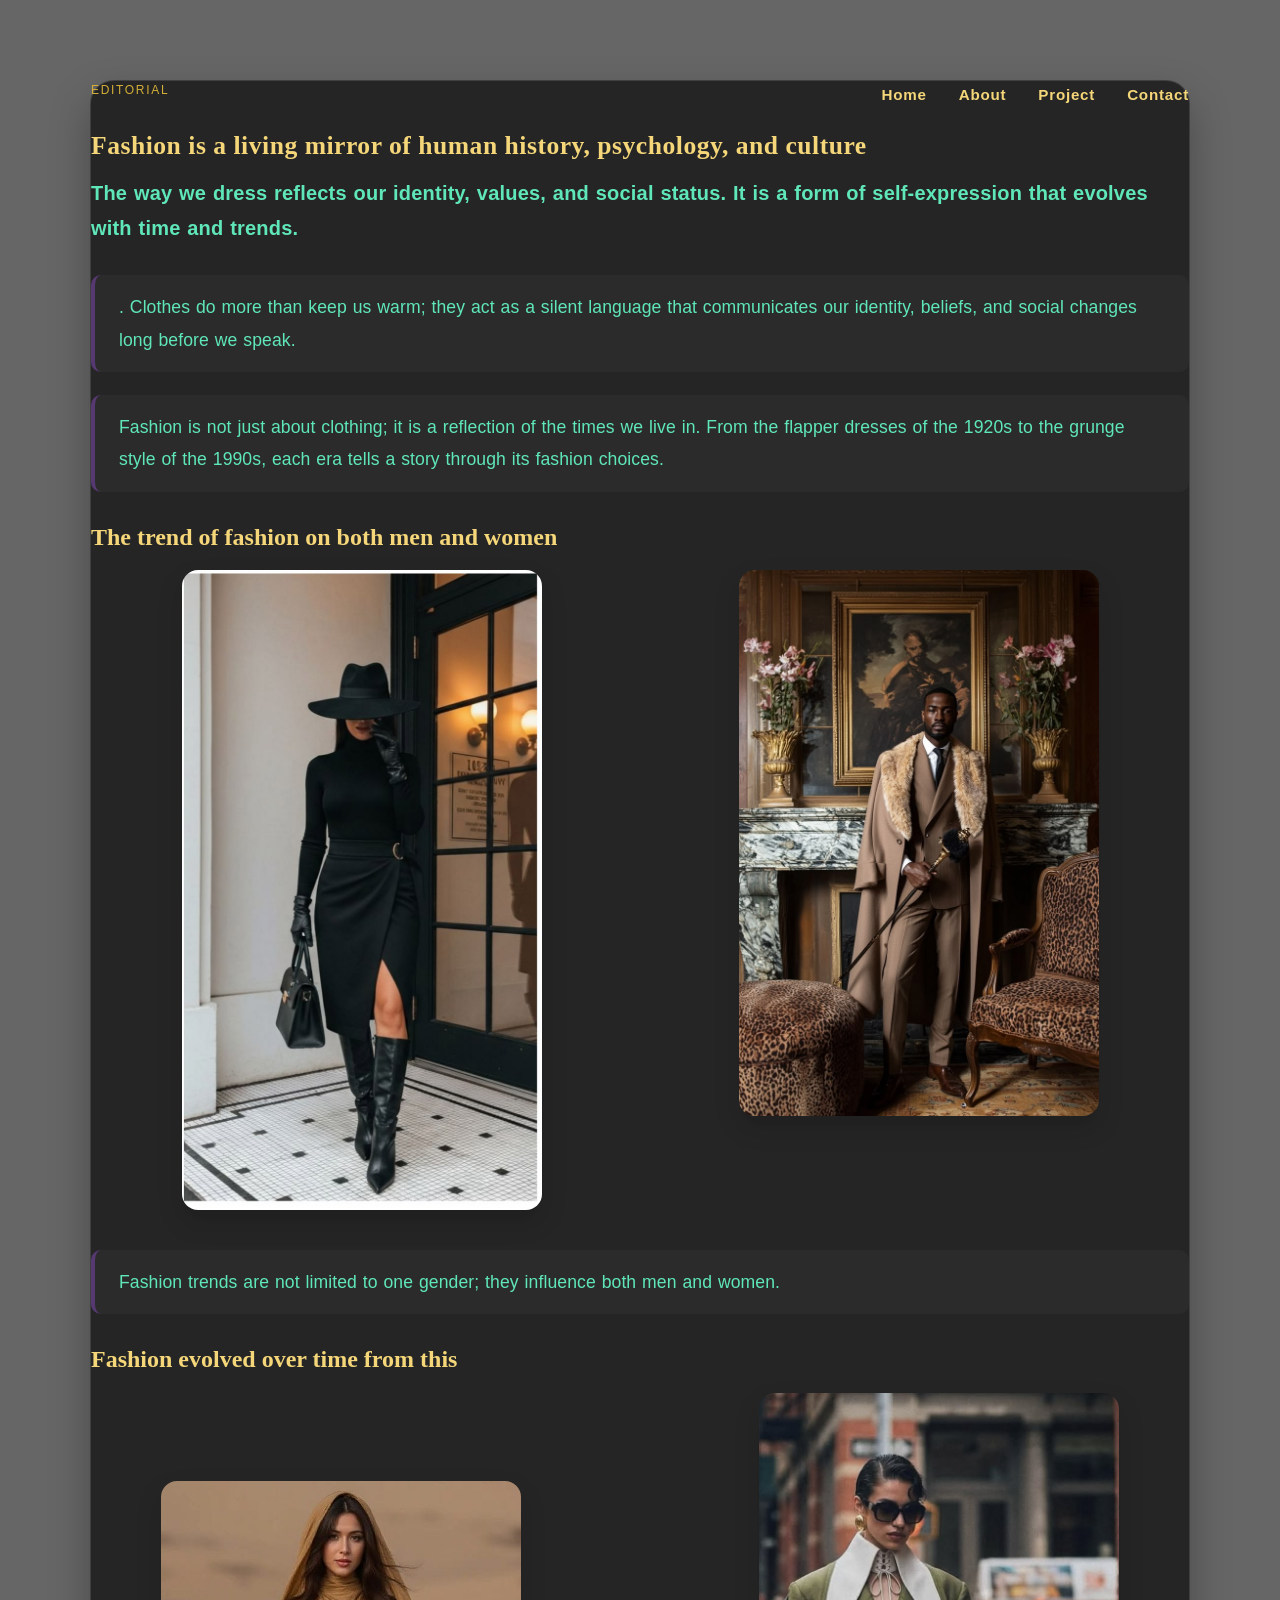
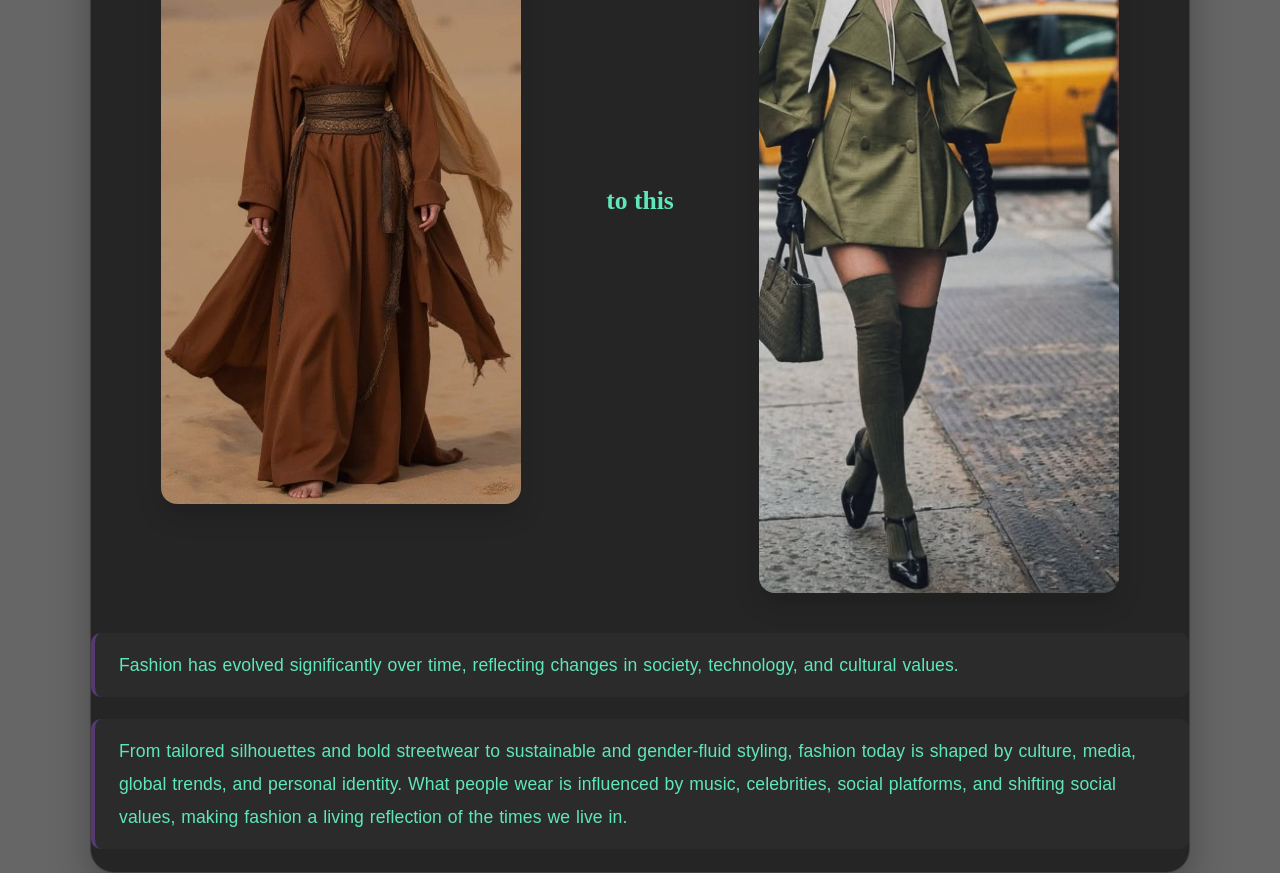
<file: index.html>
<!DOCTYPE html>
<html lang="en">
<head>
    <meta charset="utf-8">
    <meta name="viewport" content="width=device-width,initial-scale=1">
    <title>Page Title</title>
    <link rel="preconnect" href="https://fonts.googleapis.com">
    <link rel="preconnect" href="https://fonts.gstatic.com" crossorigin>
    <link href="https://fonts.googleapis.com/css2?family=Playfair+Display:wght@400;700&family=Inter:wght@400;600;700&display=swap" rel="stylesheet">
    <link rel="stylesheet" href="styles.css">
</head>
<body>
    <main class="container">
        <header class="site-header">
            <div class="header-top">
                <div class="eyebrow">Editorial</div>
                <nav class="site-nav">
                    <ul>
                        <li><a href="index.html">Home</a></li>
                        <li><a href="about.html">About</a></li>
                        <li><a href="project.html">Project</a></li>
                        <li><a href="contact.html">Contact</a></li>
                    </ul>
                </nav>
            </div>

            <h3>Fashion is a living mirror of human history, psychology, and culture</h3>
            <p class="lead">The way we dress reflects our identity, values, and social status. It is a form of self-expression that evolves with time and trends.</p>
        </header>
        <article>
            <p>. Clothes do more than keep us warm; they act as a silent language that communicates our identity, beliefs, and social changes long before we speak.</p>
            <p>Fashion is not just about clothing; it is a reflection of the times we live in. From the flapper dresses of the 1920s to the grunge style of the 1990s, each era tells a story through its fashion choices.</p>

            <h2>The trend of fashion on both men and women</h2>
            <div class="image-grid">
                <img src="bit.jpeg" alt="Fashion Image">
                <img src="men.jpeg" alt="Men Fashion Image">
            </div>

            <p>Fashion trends are not limited to one gender; they influence both men and women.</p>

            <h2>Fashion evolved over time from this</h2>
            <div class="comparison-gallery">
                <img src="ancient.jpeg" alt="Ancient Fashion Image">
                <h2 class="comparison-label">to this</h2>
                <img src="modernt.jpeg" alt="Modern Fashion Image">
            </div>
            <p>Fashion has evolved significantly over time, reflecting changes in society, technology, and cultural values. </p>
            <p>From tailored silhouettes and bold streetwear to sustainable and gender-fluid styling, fashion today is shaped by culture, media, global trends, and personal identity. What people wear is influenced by music, celebrities, social platforms, and shifting social values, making fashion a living reflection of the times we live in.</p>
            
        </article>
    </main>
</body>
</html>
</file>
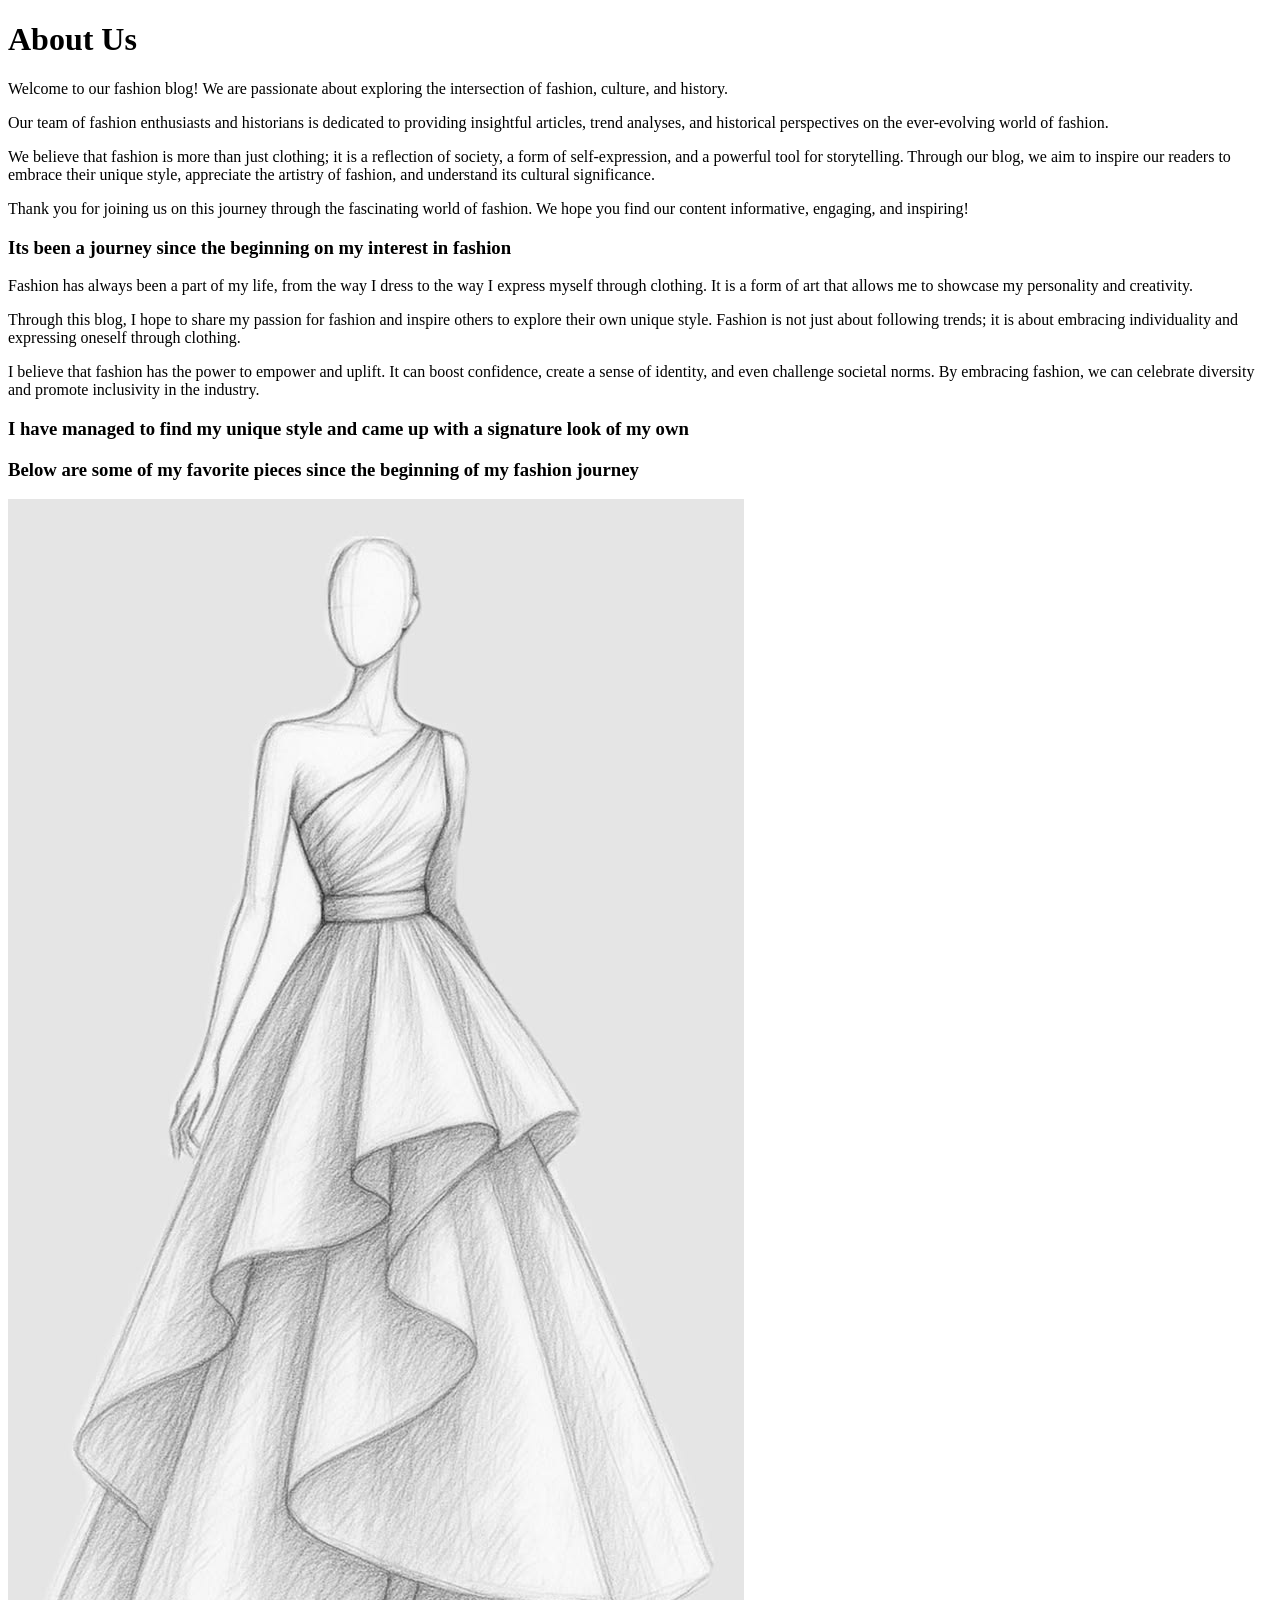
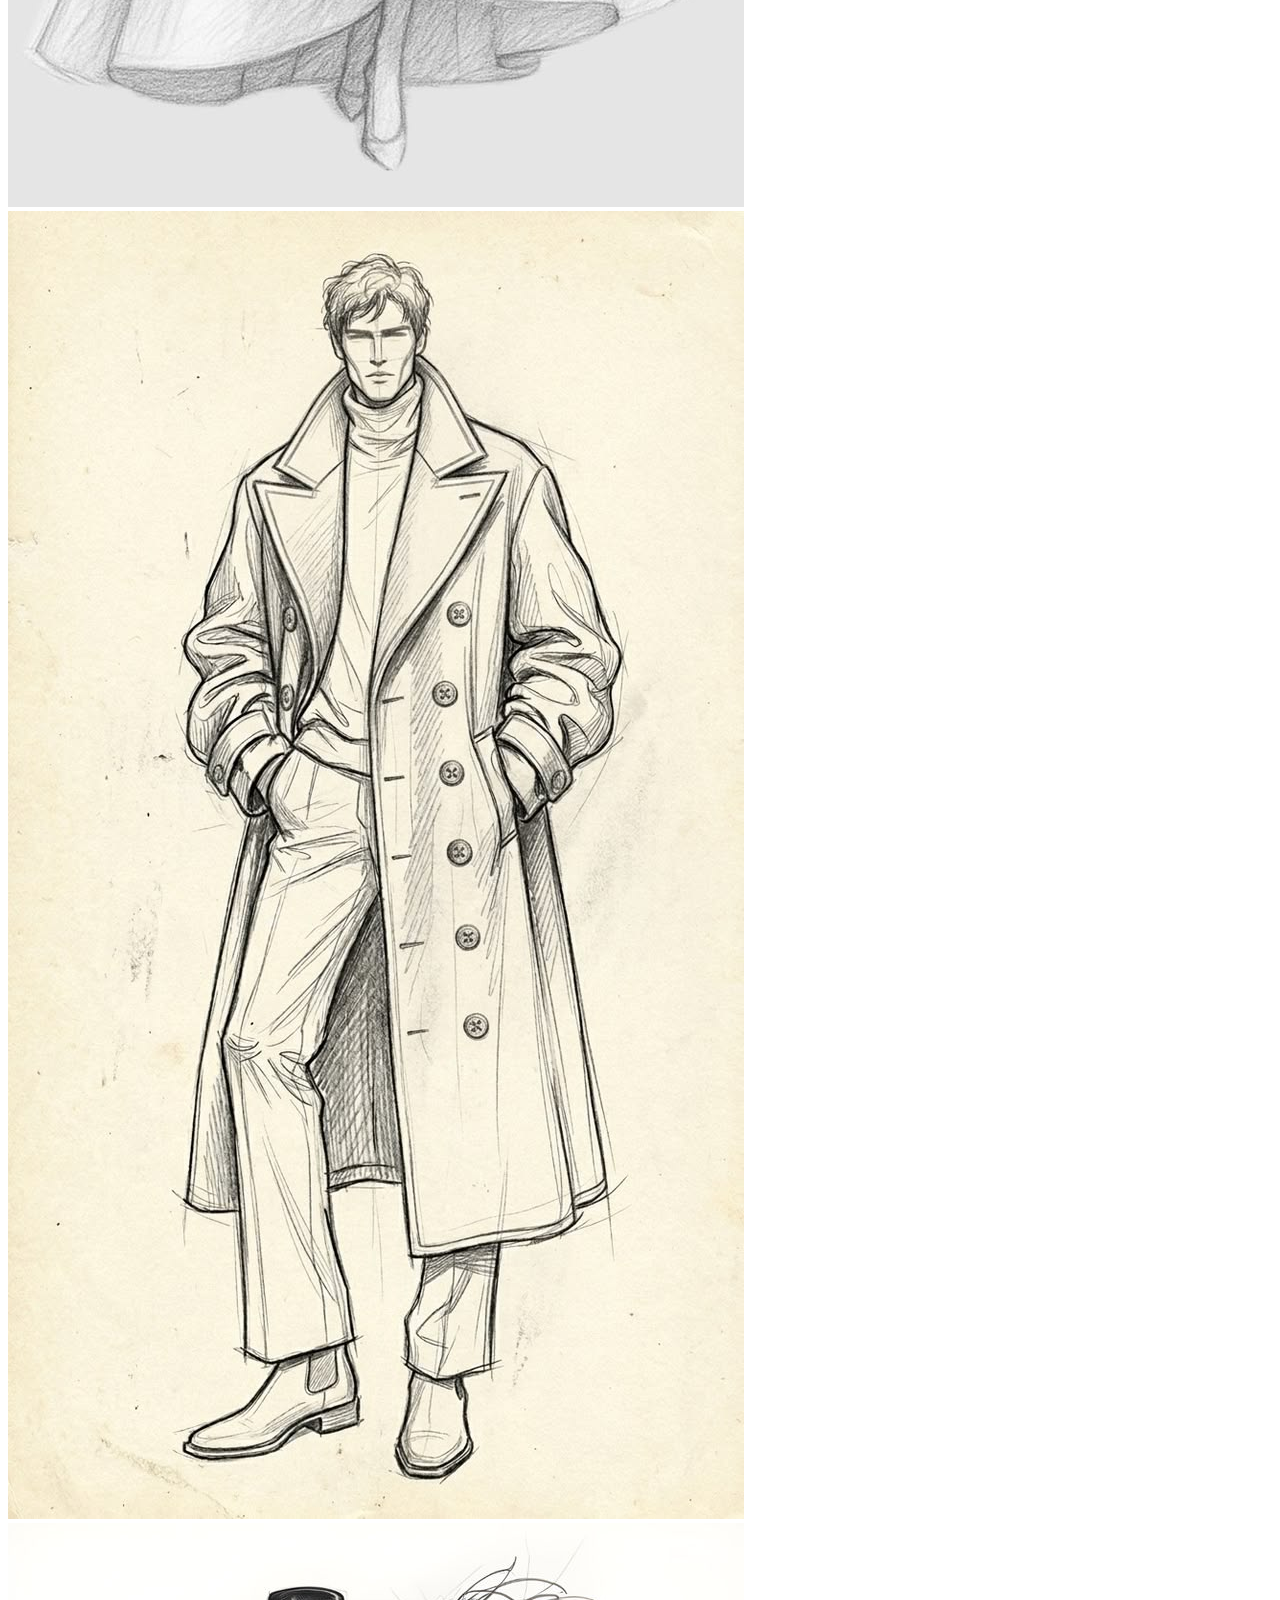
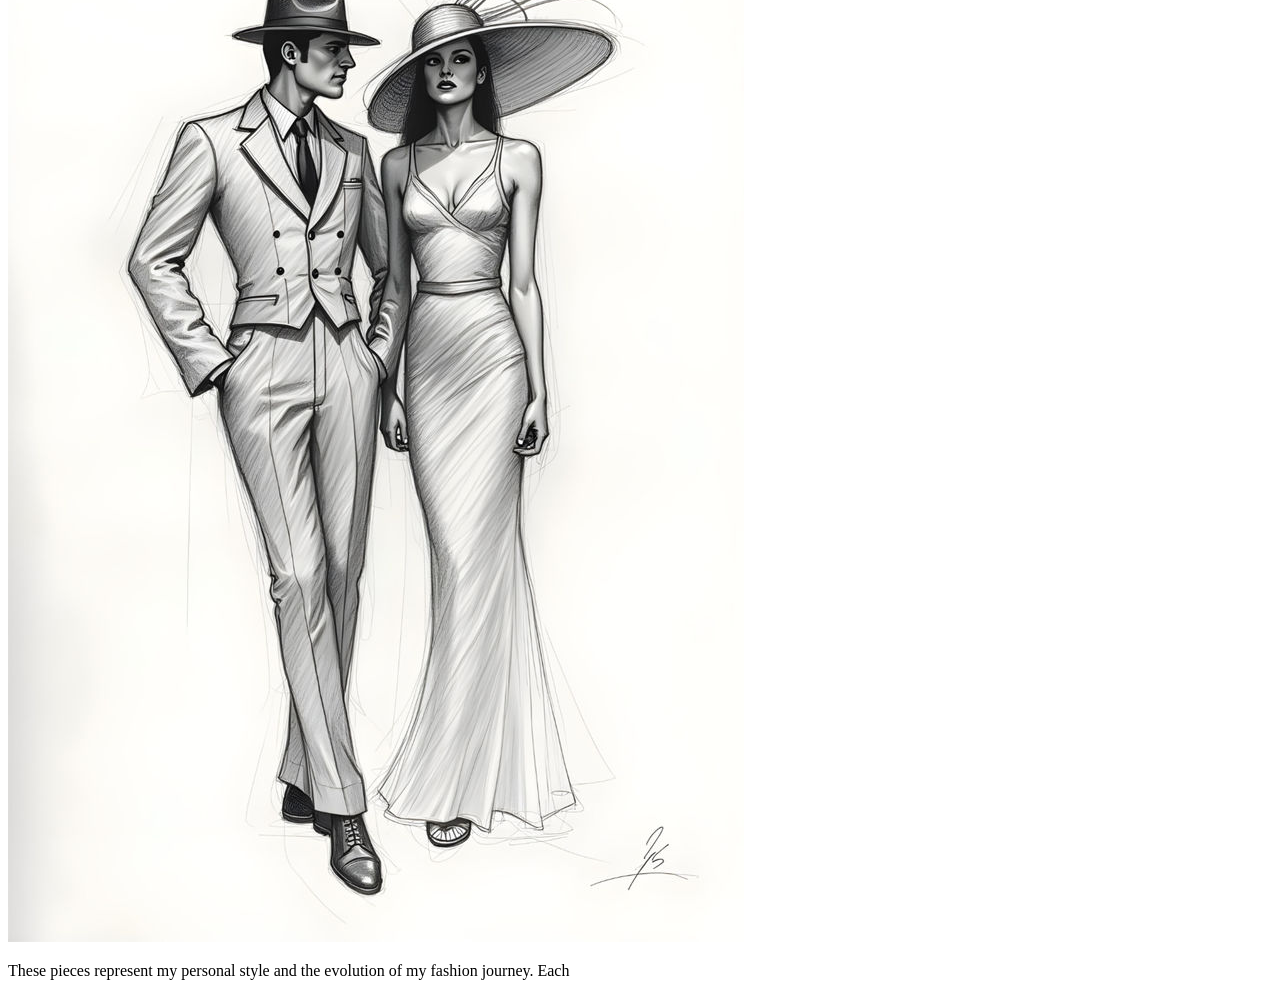
<file: about .html>
<!DOCTYPE html>
<html>
<head>
<title>Page Title</title>
</head>
<body>
    <h1>About Us</h1>
    <p>Welcome to our fashion blog! We are passionate about exploring the intersection of fashion, culture, and history.</p>
    <p>Our team of fashion enthusiasts and historians is dedicated to providing insightful articles, trend analyses, and historical perspectives on the ever-evolving world of fashion.</p>
    <p>We believe that fashion is more than just clothing; it is a reflection of society, a form of self-expression, and a powerful tool for storytelling. Through our blog, we aim to inspire our readers to embrace their unique style, appreciate the artistry of fashion, and understand its cultural significance.</p>
    <p>Thank you for joining us on this journey through the fascinating world of fashion. We hope you find our content informative, engaging, and inspiring!</p>
    <h3>Its been a journey since the beginning on my interest in fashion</h3>
            <p>Fashion has always been a part of my life, from the way I dress to the way I express myself through clothing. It is a form of art that allows me to showcase my personality and creativity.</p>
            <p>Through this blog, I hope to share my passion for fashion and inspire others to explore their own unique style. Fashion is not just about following trends; it is about embracing individuality and expressing oneself through clothing. 
                <p>I believe that fashion has the power to empower and uplift. It can boost confidence, create a sense of identity, and even challenge societal norms. By embracing fashion, we can celebrate diversity and promote inclusivity in the industry.</p>
                <h3>I have managed to find my unique style and came up with a signature look of my own</h3>
                <h3>Below are some of my favorite pieces since the beginning of my fashion journey</h3>
                <img src="sketch 2.jpeg" alt="Favorite Fashion Piece">
                <img src="sketch 3.jpeg" alt="Favorite Fashion Piece">
                <img src="sketch 5.jpeg" alt="Favorite Fashion Piece">
                <p>These pieces represent my personal style and the evolution of my fashion journey. Each
            
</body>
</html>
</file>
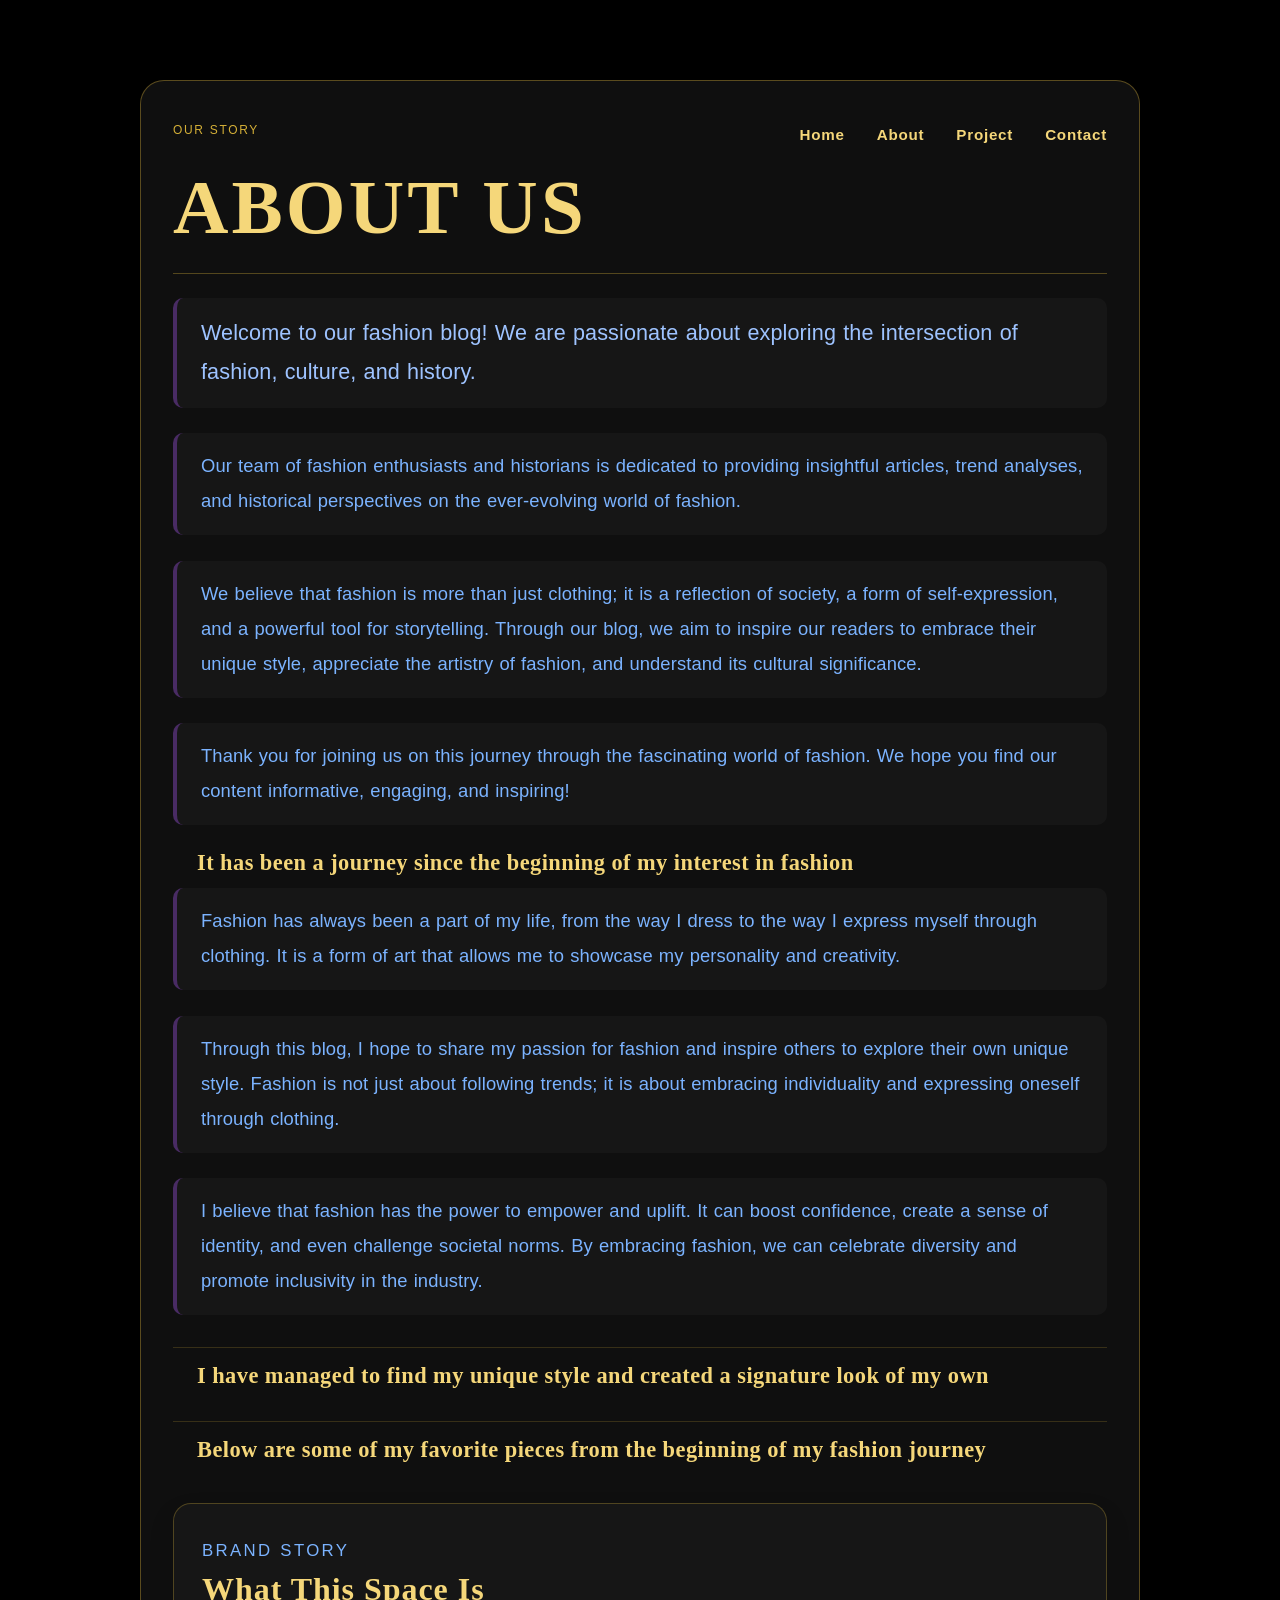
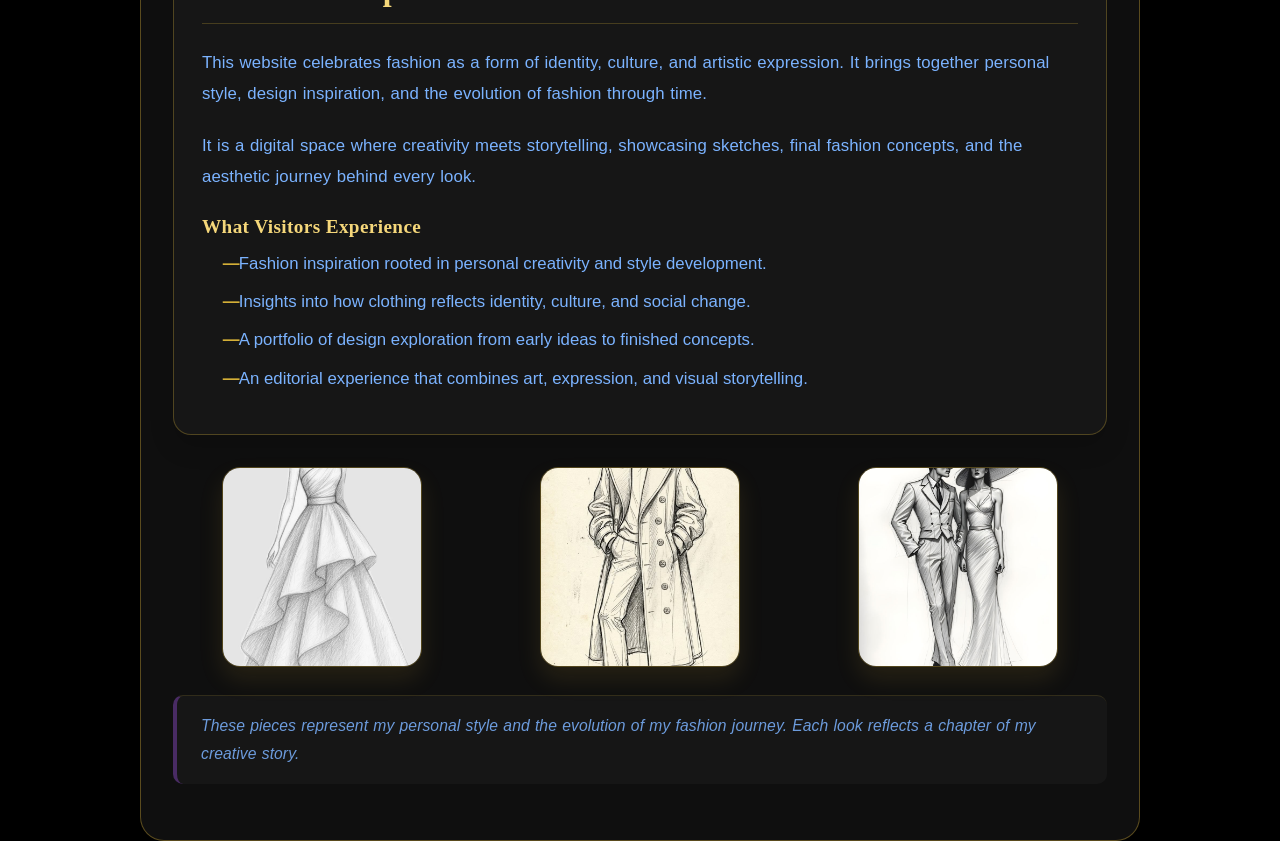
<file: about.html>
<!DOCTYPE html>
<html lang="en">
<head>
    <meta charset="UTF-8" />
    <meta name="viewport" content="width=device-width, initial-scale=1.0" />
    <title>About | Fashion Journal</title>
    <link rel="stylesheet" href="styles.css" />
</head>
<body class="about-page">
    <main class="about-shell">
        <header class="about-header">
            <div class="header-top">
                <div class="eyebrow">Our story</div>
                <nav class="site-nav">
                    <ul>
                        <li><a href="index.html">Home</a></li>
                        <li><a href="about.html">About</a></li>
                        <li><a href="project.html">Project</a></li>
                        <li><a href="contact.html">Contact</a></li>
                    </ul>
                </nav>
            </div>
            <h1>About Us</h1>
        </header>

        <section class="about-copy">
            <p>Welcome to our fashion blog! We are passionate about exploring the intersection of fashion, culture, and history.</p>
            <p>Our team of fashion enthusiasts and historians is dedicated to providing insightful articles, trend analyses, and historical perspectives on the ever-evolving world of fashion.</p>
            <p>We believe that fashion is more than just clothing; it is a reflection of society, a form of self-expression, and a powerful tool for storytelling. Through our blog, we aim to inspire our readers to embrace their unique style, appreciate the artistry of fashion, and understand its cultural significance.</p>
            <p>Thank you for joining us on this journey through the fascinating world of fashion. We hope you find our content informative, engaging, and inspiring!</p>

            <h3>It has been a journey since the beginning of my interest in fashion</h3>
            <p>Fashion has always been a part of my life, from the way I dress to the way I express myself through clothing. It is a form of art that allows me to showcase my personality and creativity.</p>
            <p>Through this blog, I hope to share my passion for fashion and inspire others to explore their own unique style. Fashion is not just about following trends; it is about embracing individuality and expressing oneself through clothing.</p>
            <p>I believe that fashion has the power to empower and uplift. It can boost confidence, create a sense of identity, and even challenge societal norms. By embracing fashion, we can celebrate diversity and promote inclusivity in the industry.</p>

            <h3>I have managed to find my unique style and created a signature look of my own</h3>
            <h3>Below are some of my favorite pieces from the beginning of my fashion journey</h3>
        </section>

        <div class="website-details">
            <div class="details-header">
                <p class="eyebrow">Brand Story</p>
                <h2>What This Space Is</h2>
            </div>

            <p>This website celebrates fashion as a form of identity, culture, and artistic expression. It brings together personal style, design inspiration, and the evolution of fashion through time.</p>
            <p>It is a digital space where creativity meets storytelling, showcasing sketches, final fashion concepts, and the aesthetic journey behind every look.</p>

            <h3>What Visitors Experience</h3>
            <ul>
                <li>Fashion inspiration rooted in personal creativity and style development.</li>
                <li>Insights into how clothing reflects identity, culture, and social change.</li>
                <li>A portfolio of design exploration from early ideas to finished concepts.</li>
                <li>An editorial experience that combines art, expression, and visual storytelling.</li>
            </ul>
        </div>

        <section class="image-gallery" aria-label="Favorite fashion pieces">
            <img src="sketch 2.jpeg" alt="Favorite fashion piece from the beginning of the journey" />
            <img src="sketch 3.jpeg" alt="Creative fashion illustration" />
            <img src="sketch 5.jpeg" alt="Signature fashion design inspiration" />
        </section>

        <p class="gallery-note">These pieces represent my personal style and the evolution of my fashion journey. Each look reflects a chapter of my creative story.</p>
    </main>
</body>
</html>
</file>
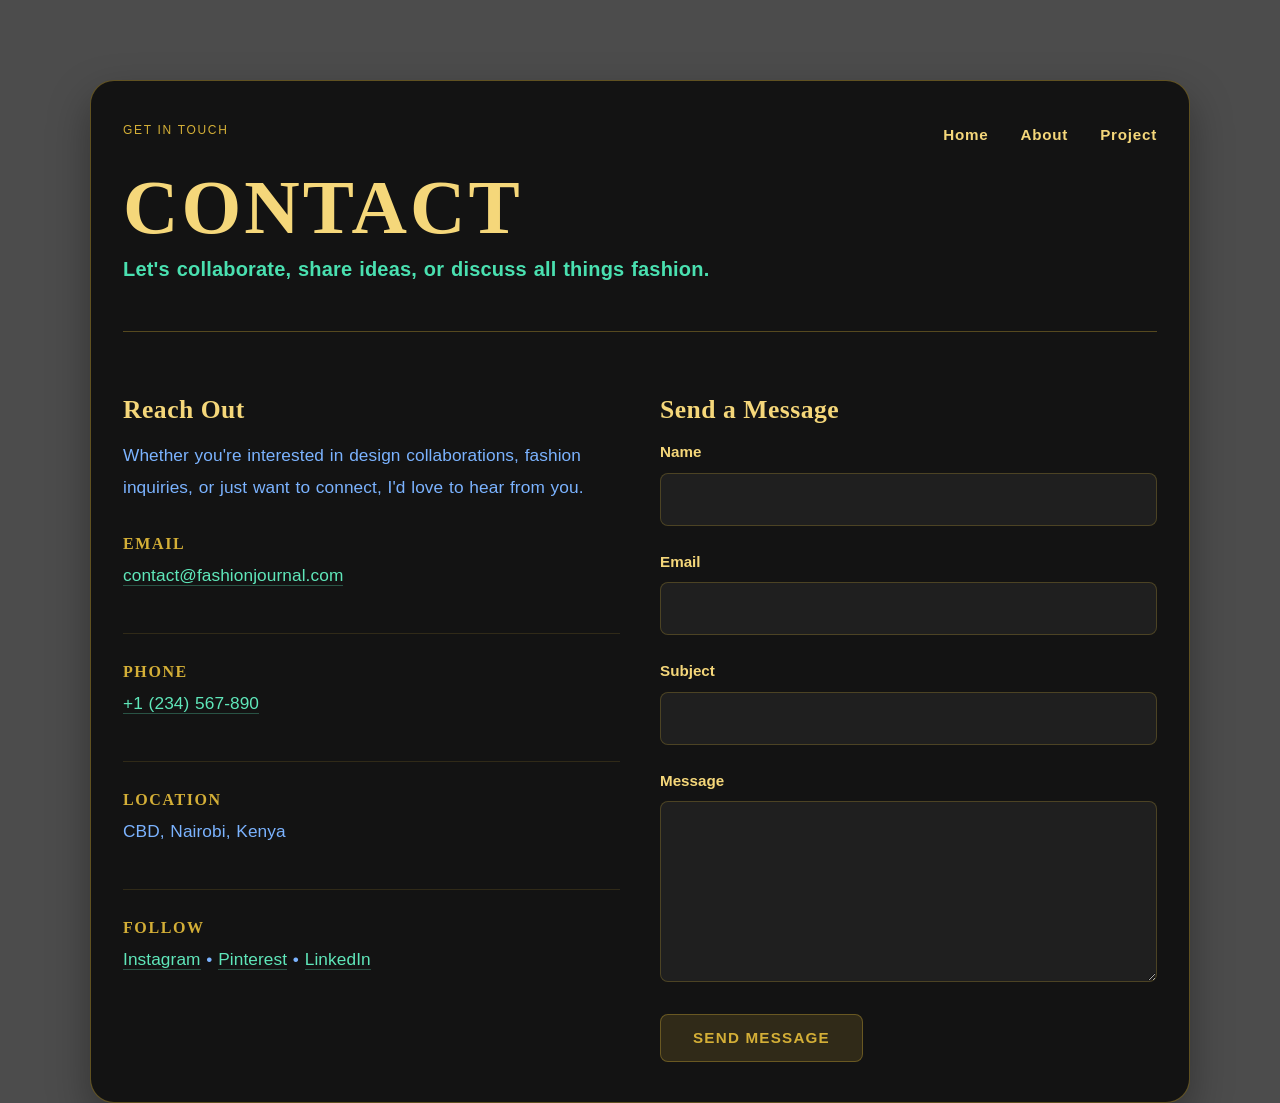
<file: contact.html>
<!DOCTYPE html>
<html lang="en">
<head>
    <meta charset="UTF-8" />
    <meta name="viewport" content="width=device-width, initial-scale=1.0" />
    <title>Contact | Fashion Journal</title>
    <link rel="stylesheet" href="styles.css" />
</head>
<body class="contact-page">
    <main class="contact-shell">
        <header class="contact-header">
            <div class="header-top">
                <div class="eyebrow">Get in Touch</div>
                <nav class="site-nav">
                    <ul>
                        <li><a href="index.html">Home</a></li>
                        <li><a href="about.html">About</a></li>
                        <li><a href="project.html">Project</a></li>
                    </ul>
                </nav>
            </div>

            <h1>Contact</h1>
            <p class="lead">Let's collaborate, share ideas, or discuss all things fashion.</p>
        </header>

        <section class="contact-content">
            <div class="contact-info">
                <h2>Reach Out</h2>
                <p>Whether you're interested in design collaborations, fashion inquiries, or just want to connect, I'd love to hear from you.</p>

                <div class="contact-details">
                    <div class="detail-item">
                        <h3>Email</h3>
                        <p><a href="mailto:contact@fashionjournal.com">contact@fashionjournal.com</a></p>
                    </div>

                    <div class="detail-item">
                        <h3>Phone</h3>
                        <p><a href="tel:+1234567890">+1 (234) 567-890</a></p>
                    </div>

                    <div class="detail-item">
                        <h3>Location</h3>
                        <p>CBD, Nairobi, Kenya</p>
                    </div>

                    <div class="detail-item">
                        <h3>Follow</h3>
                        <p>
                            <a href="#">Instagram</a> • 
                            <a href="#">Pinterest</a> • 
                            <a href="#">LinkedIn</a>
                        </p>
                    </div>
                </div>
            </div>

            <div class="contact-form-section">
                <h2>Send a Message</h2>
                <form class="contact-form">
                    <div class="form-group">
                        <label for="name">Name</label>
                        <input type="text" id="name" name="name" required>
                    </div>

                    <div class="form-group">
                        <label for="email">Email</label>
                        <input type="email" id="email" name="email" required>
                    </div>

                    <div class="form-group">
                        <label for="subject">Subject</label>
                        <input type="text" id="subject" name="subject" required>
                    </div>

                    <div class="form-group">
                        <label for="message">Message</label>
                        <textarea id="message" name="message" rows="6" required></textarea>
                    </div>

                    <button type="submit" class="submit-btn">Send Message</button>
                </form>
            </div>
        </section>
    </main>
</body>
</html>
</file>
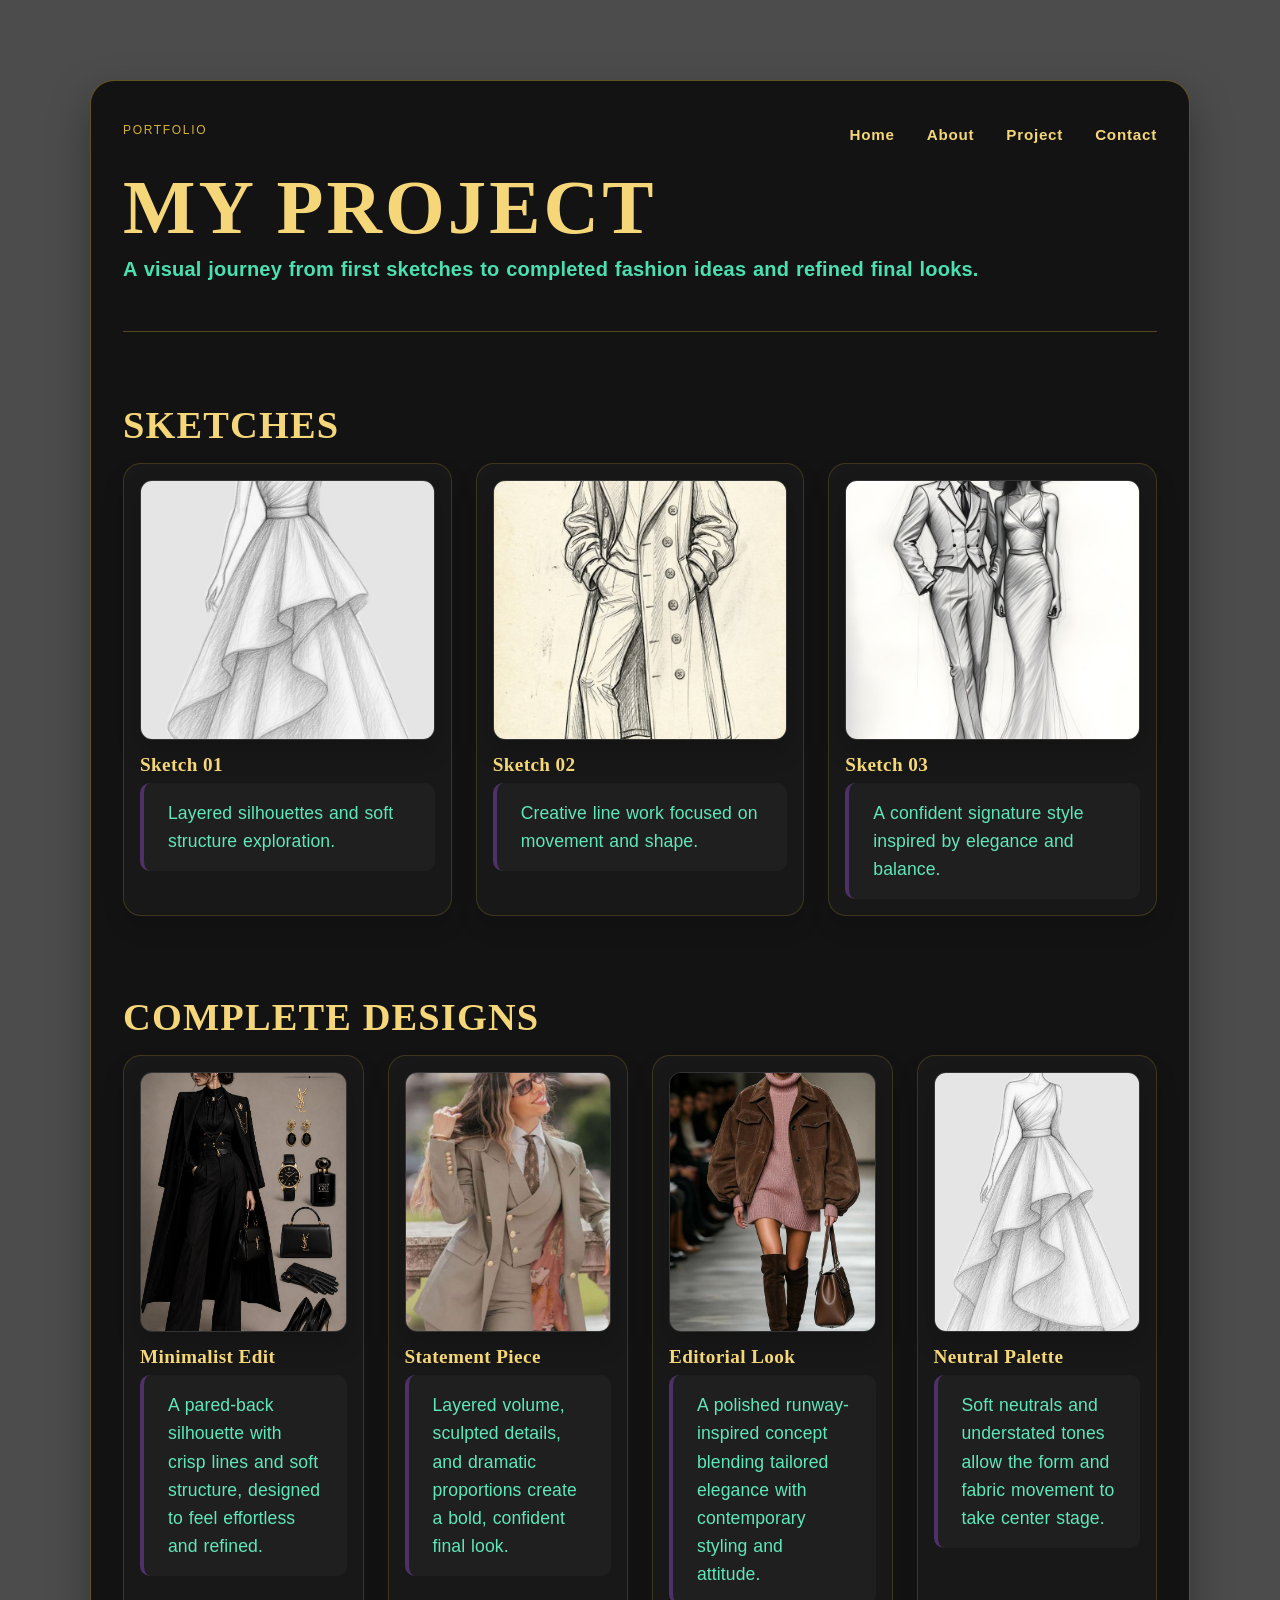
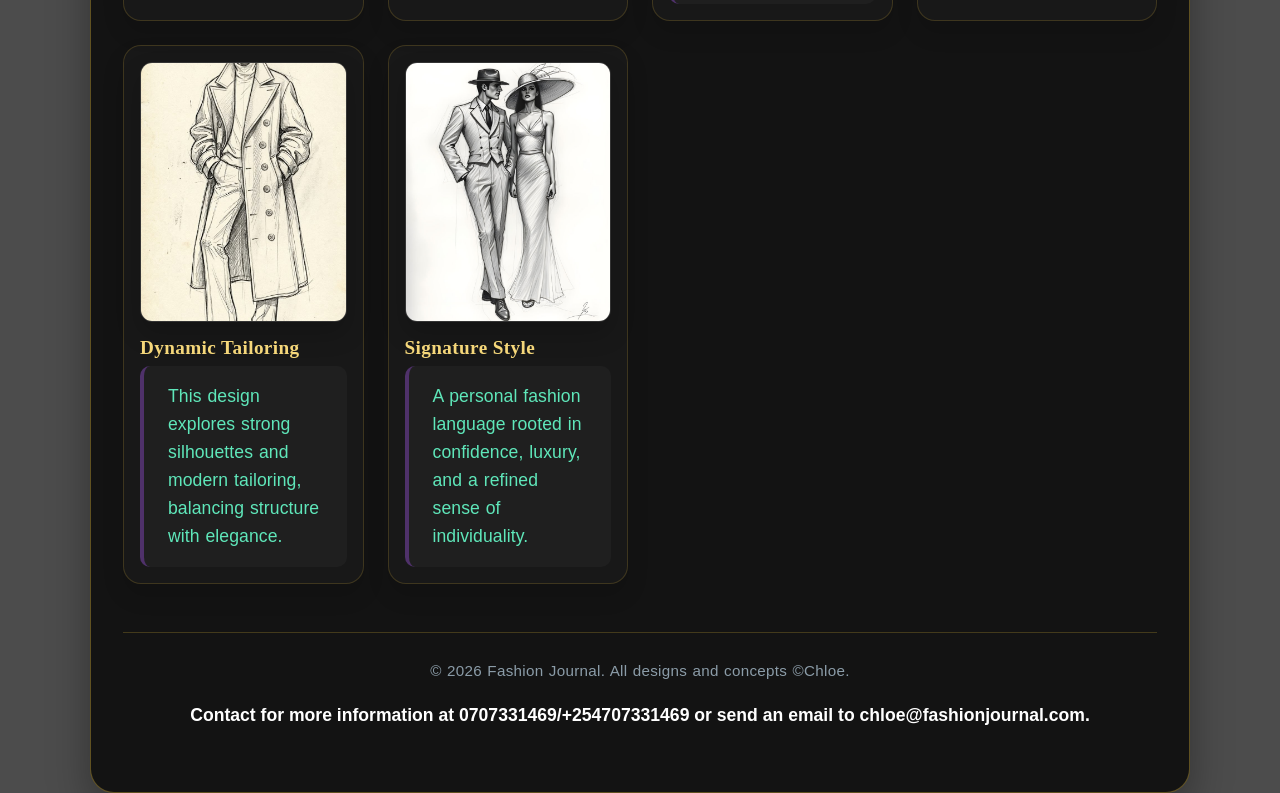
<file: project.html>
<!DOCTYPE html>
<html lang="en">
<head>
    <meta charset="UTF-8" />
    <meta name="viewport" content="width=device-width, initial-scale=1.0" />
    <title>Project | Fashion Journal</title>
    <link rel="stylesheet" href="styles.css" />
</head>
<body class="project-page">
    <main class="project-shell">
        <header class="project-header">
            <div class="header-top">
                <div class="eyebrow">Portfolio</div>
                <nav class="site-nav">
                    <ul>
                        <li><a href="index.html">Home</a></li>
                        <li><a href="about.html">About</a></li>
                        <li><a href="project.html">Project</a></li>
                        <li><a href="contact.html">Contact</a></li>
                    </ul>
                </nav>
            </div>

            <h1>My Project</h1>
            <p class="lead">A visual journey from first sketches to completed fashion ideas and refined final looks.</p>
        </header>

        <section class="project-section">
            <h2>Sketches</h2>
            <div class="project-gallery">
                <article class="project-card">
                    <img src="sketch 2.jpeg" alt="Fashion sketch concept 1" />
                    <h3>Sketch 01</h3>
                    <p>Layered silhouettes and soft structure exploration.</p>
                </article>

                <article class="project-card">
                    <img src="sketch 3.jpeg" alt="Fashion sketch concept 2" />
                    <h3>Sketch 02</h3>
                    <p>Creative line work focused on movement and shape.</p>
                </article>

                <article class="project-card">
                    <img src="sketch 5.jpeg" alt="Fashion sketch concept 3" />
                    <h3>Sketch 03</h3>
                    <p>A confident signature style inspired by elegance and balance.</p>
                </article>
            </div>
        </section>

        <section class="project-section">
            <h2>Complete Designs</h2>
            <div class="project-gallery">
                <article class="project-card">
                    <img src="simple.jpeg" alt="Completed minimalist design" />
                    <h3>Minimalist Edit</h3>
                    <p>A pared-back silhouette with crisp lines and soft structure, designed to feel effortless and refined.</p>
                </article>

                <article class="project-card">
                    <img src="complex.jpeg" alt="Completed complex fashion design" />
                    <h3>Statement Piece</h3>
                    <p>Layered volume, sculpted details, and dramatic proportions create a bold, confident final look.</p>
                </article>

                <article class="project-card">
                    <img src="girl.jpeg" alt="Completed fashion portrait" />
                    <h3>Editorial Look</h3>
                    <p>A polished runway-inspired concept blending tailored elegance with contemporary styling and attitude.</p>
                </article>

                <article class="project-card">
                    <img src="sketch 2.jpeg" alt="Finished concept in a neutral palette" />
                    <h3>Neutral Palette</h3>
                    <p>Soft neutrals and understated tones allow the form and fabric movement to take center stage.</p>
                </article>

                <article class="project-card">
                    <img src="sketch 3.jpeg" alt="Finished design with dynamic tailoring" />
                    <h3>Dynamic Tailoring</h3>
                    <p>This design explores strong silhouettes and modern tailoring, balancing structure with elegance.</p>
                </article>

                <article class="project-card">
                    <img src="sketch 5.jpeg" alt="Finished design inspired by signature style" />
                    <h3>Signature Style</h3>
                    <p>A personal fashion language rooted in confidence, luxury, and a refined sense of individuality.</p>
                </article>
            </div>
        </section>


        <footer class="project-footer">
            <p>&copy; 2026 Fashion Journal. All designs and concepts &copy;Chloe.</p>
            <h4>Contact for more information at 0707331469/+254707331469 or send an email to chloe@fashionjournal.com.</h4>
        </footer>
    </main>
</body>
</html>
</file>
<file: styles.css>
:root {
    --color-anchor: #3D2314;
    --color-accent: #F9F1D0;
    --color-accent-2: #D1E8E2;
    --bg: #ffffff;
    --text: #111217;
    --muted: #6b6b6b;
    --max-width: 70ch;
    --gap: 1.25rem;
    --font-heading: "Georgia", "Times New Roman", serif;
    --font-body: -apple-system, BlinkMacSystemFont, "Segoe UI", Roboto, "Helvetica Neue", Arial, sans-serif;
    --fashion-blue: #1664d6;
    --fashion-brown: #3d2314;
    --gold: #d4af37;
    --emerald: #5fe7ba;
}

* { box-sizing: border-box; }
html, body { height: 100%; }

body {
    margin: 0;
    background: linear-gradient(rgba(0, 0, 0, 0.6), rgba(0, 0, 0, 0.6)),
        url('https://images.unsplash.com/photo-1483985988355-763728e1935b?auto=format&fit=crop&w=1600&q=80') center/cover no-repeat fixed;
    color: var(--text);
    font-family: var(--font-body);
    line-height: 1.6;
    -webkit-font-smoothing: antialiased;
    -moz-osx-font-smoothing: grayscale;
    padding: 3rem 1rem;
}

.about-page {
    background-color: #000000;
    background-image: none;
    background-size: auto;
    background-position: initial;
    background-attachment: scroll;
    min-height: 100vh;
}

.about-shell {
    max-width: 1000px;
    margin: 0 auto;
    padding: 2.5rem 2rem;
    background: rgba(17, 17, 17, 0.92);
    border: 1px solid rgba(212, 175, 55, 0.38);
    border-radius: 24px;
    box-shadow: 0 18px 40px rgba(0, 0, 0, 0.5);
    backdrop-filter: blur(4px);
}

.eyebrow {
    margin: 0 0 0.5rem;
    font-size: 0.75rem;
    letter-spacing: 0.14em;
    text-transform: uppercase;
    color: #d4af37;
}

.about-header {
    border-bottom: 1px solid rgba(212, 175, 55, 0.35);
    padding-bottom: 1rem;
    margin-bottom: 1.5rem;
}

h1, h2, h3 {
    font-family: var(--font-heading);
    color: #f5d77a;
    margin: 0 0 0.75rem;
    line-height: 1.1;
}

h1 {
    font-size: clamp(2.8rem, 6vw, 5rem);
    letter-spacing: 0.04em;
    text-transform: uppercase;
    font-weight: 600;
    line-height: 0.95;
}

h3 {
    margin-top: 1.25rem;
    font-size: clamp(1.25rem, 2vw, 1.7rem);
    letter-spacing: 0.02em;
}

.about-copy {
    font-size: 1.06rem;
}

.about-copy p,
.gallery-note {
    color: #7bb3ff;
    margin: 0 0 1rem;
    font-size: 1.08rem;
    line-height: 1.7;
    padding: 1rem 1.5rem;
    background: rgba(255, 255, 255, 0.03);
    border-left: 4px solid rgba(168, 85, 247, 0.35);
    border-radius: 10px;
    transition: all 0.35s ease;
}

.about-copy p:hover,
.gallery-note:hover {
    background: rgba(255, 255, 255, 0.06);
    border-left-color: rgba(168, 85, 247, 0.55);
    transform: translateX(6px);
    box-shadow: 0 8px 20px rgba(168, 85, 247, 0.15);
}

.about-copy h3 {
    padding: 1rem 1.5rem 0;
    margin-top: 2rem;
    margin-bottom: 0.8rem;
    color: #f5d77a;
    font-size: 1.4rem;
    border-top: 1px solid rgba(212, 175, 55, 0.2);
}

.about-copy h3:first-of-type {
    border-top: none;
    margin-top: 0;
    padding-top: 0;
}

/* Article Section Styling */
article p {
    padding: 1rem 1.5rem;
    background: rgba(255, 255, 255, 0.03);
    border-left: 4px solid rgba(168, 85, 247, 0.35);
    border-radius: 10px;
    transition: all 0.3s ease;
}

article p:hover {
    background: rgba(255, 255, 255, 0.05);
    border-left-color: rgba(168, 85, 247, 0.55);
    transform: translateX(4px);
}

.website-details {
    margin: 2.5rem 0 2rem;
    padding: 2rem 1.75rem;
    background: rgba(255, 255, 255, 0.032);
    border: 1px solid rgba(212, 175, 55, 0.3);
    border-radius: 18px;
    box-shadow: 0 12px 24px rgba(0, 0, 0, 0.15);
}

.details-header {
    margin-bottom: 1.5rem;
    border-bottom: 1px solid rgba(212, 175, 55, 0.25);
    padding-bottom: 1rem;
}

.details-header .eyebrow {
    margin: 0 0 0.4rem;
}

.details-header h2 {
    font-size: clamp(1.6rem, 2.5vw, 2.2rem);
    margin: 0;
    color: #f5d77a;
    letter-spacing: 0.03em;
}

.website-details h3 {
    color: #f5d77a;
    margin: 1.5rem 0 0.75rem;
    font-size: 1.2rem;
    letter-spacing: 0.02em;
}

.website-details p,
.website-details li {
    color: #7bb3ff;
    line-height: 1.8;
    font-size: 1.05rem;
}

.website-details ul {
    margin: 0.5rem 0 0;
    padding-left: 1.3rem;
    list-style: none;
}

.website-details li {
    margin-bottom: 0.5rem;
    position: relative;
    padding-left: 1rem;
}

.website-details li:before {
    content: "—";
    position: absolute;
    left: 0;
    color: #d4af37;
    font-weight: 600;
}

.about-copy > p:first-of-type {
    font-size: clamp(1.15rem, 2vw, 1.35rem);
    line-height: 1.8;
    color: #9ec3ff;
}

.image-gallery {
    display: grid;
    grid-template-columns: repeat(auto-fit, minmax(180px, 1fr));
    gap: 1.25rem;
    margin: 1.75rem 0;
    align-items: center;
}

.image-gallery img {
    width: 100%;
    max-width: 200px;
    height: 200px;
    object-fit: cover;
    display: block;
    margin: 0 auto;
    border-radius: 18px;
    border: 1px solid rgba(212, 175, 55, 0.35);
    box-shadow: 0 12px 24px rgba(212, 175, 55, 0.12);
    transition: transform 0.3s ease, box-shadow 0.3s ease, filter 0.3s ease;
}

.image-gallery img:hover {
    transform: translateY(-4px) scale(1.02);
    box-shadow: 0 18px 30px rgba(212, 175, 55, 0.18);
    filter: saturate(1.08);
}

.container {
    max-width: 1100px;
    margin: 0 auto;
    padding: 2.5rem 2rem;
    background: rgba(15, 15, 15, 0.74);
    border: 1px solid rgba(255, 255, 255, 0.12);
    border-radius: 24px;
    backdrop-filter: blur(4px);
    box-shadow: 0 18px 40px rgba(0, 0, 0, 0.28);
}

.project-page {
    background: linear-gradient(rgba(0, 0, 0, 0.7), rgba(0, 0, 0, 0.7)),
        url('https://images.unsplash.com/photo-1529139574466-a303027c1d8b?auto=format&fit=crop&w=1600&q=80') center/cover no-repeat fixed;
}

.project-shell {
    max-width: 1100px;
    margin: 0 auto;
    padding: 2.5rem 2rem;
    background: rgba(12, 12, 12, 0.88);
    border: 1px solid rgba(212, 175, 55, 0.4);
    border-radius: 24px;
    box-shadow: 0 18px 42px rgba(0, 0, 0, 0.34);
}

.project-header {
    border-bottom: 1px solid rgba(212, 175, 55, 0.35);
    margin-bottom: 2rem;
    padding-bottom: 1rem;
}

.project-header h1 {
    margin-bottom: 0.4rem;
}

.project-section {
    margin-bottom: 2.5rem;
    padding-top: 0.5rem;
}

.project-section h2 {
    color: #f5d77a;
    font-size: clamp(1.8rem, 3vw, 2.5rem);
    margin-bottom: 1rem;
    letter-spacing: 0.03em;
    text-transform: uppercase;
}

.project-gallery {
    display: grid;
    grid-template-columns: repeat(auto-fit, minmax(220px, 1fr));
    gap: 1.5rem;
}

.project-card {
    background: rgba(255, 255, 255, 0.025);
    border: 1px solid rgba(212, 175, 55, 0.2);
    border-radius: 18px;
    padding: 1rem;
    transition: transform 0.25s ease, border-color 0.25s ease, box-shadow 0.25s ease;
    box-shadow: 0 12px 22px rgba(0, 0, 0, 0.12);
}

.project-card:hover {
    transform: translateY(-4px);
    border-color: rgba(212, 175, 55, 0.45);
    box-shadow: 0 18px 28px rgba(212, 175, 55, 0.08);
}

.project-card img {
    width: 100%;
    height: 260px;
    object-fit: cover;
    border-radius: 12px;
    display: block;
    margin-bottom: 0.9rem;
    border: 1px solid rgba(255, 255, 255, 0.12);
}

.project-card h3 {
    margin: 0 0 0.5rem;
    color: #f5d77a;
    font-size: 1.2rem;
}

.project-card p {
    margin: 0;
    color: #5fe7ba;
    line-height: 1.6;
}

.project-footer {
    margin-top: 3rem;
    padding-top: 1.5rem;
    border-top: 1px solid rgba(212, 175, 55, 0.25);
    text-align: center;
}

.project-footer p {
    color: #8b9ca8;
    font-size: 0.95rem;
    margin: 0;
    letter-spacing: 0.02em;
}

.image-grid {
    display: grid;
    grid-template-columns: repeat(auto-fit, minmax(180px, 1fr));
    gap: 1rem;
    margin: 1.25rem 0 1.5rem;
}

.comparison-gallery {
    display: grid;
    grid-template-columns: 1fr auto 1fr;
    align-items: center;
    gap: 1rem;
    margin: 1.25rem 0 1.5rem;
}

.comparison-label {
    margin: 0;
    text-align: center;
    color: #5fe7ba;
    font-size: clamp(1.1rem, 2vw, 1.8rem);
    white-space: nowrap;
}

.image-grid img,
article > img,
.comparison-gallery img {
    display: block;
    width: min(100%, 360px);
    max-width: 100%;
    height: auto;
    margin: 0 auto 1rem;
    border-radius: 16px;
    object-fit: cover;
    box-shadow: 0 12px 24px rgba(0, 0, 0, 0.18);
}

.header-top {display:flex;justify-content:space-between;align-items:center;margin-bottom:1.5rem;}
.site-nav ul {list-style:none;margin:0;padding:0;display:flex;gap:2rem}
.site-nav a {color:#f5d77a;text-decoration:none;font-weight:600;font-size:0.95rem;letter-spacing:0.05em;transition:color 0.25s ease, text-shadow 0.25s ease;border-bottom:2px solid transparent;padding-bottom:0.3rem;}
.site-nav a:hover {color:#4ae0b0;text-shadow:0 0 8px rgba(74, 224, 176, 0.2);border-bottom-color:rgba(74, 224, 176, 0.4);}

.lead {
    font-size: clamp(1.08rem, 2vw, 1.25rem);
    color: #4ae0b0;
    margin-bottom: 1.8rem;
    font-weight: 700;
    letter-spacing: 0.01em;
    line-height: 1.75;
}

p {
    margin: 0 0 1.4rem 0;
    color: #5fe7ba;
    font-size: clamp(1rem, 1.5vw, 1.1rem);
    line-height: 1.85;
    letter-spacing: 0.005em;
    word-spacing: 0.05em;
}

article p,
article .lead,
.site-header p,
.site-header .lead {
    color: #5fe7ba;
    text-rendering: optimizeLegibility;
}

.about-copy p {
    font-size: clamp(1.02rem, 1.8vw, 1.15rem);
    line-height: 1.9;
    margin-bottom: 1.6rem;
}

.contact-info p,
.contact-form-section p {
    font-size: clamp(1rem, 1.5vw, 1.08rem);
    line-height: 1.8;
}

.gallery-note {
    font-size: 0.98rem;
    font-style: italic;
    color: rgba(123, 179, 255, 0.85);
    line-height: 1.8;
    margin-top: 1rem;
    padding-top: 1rem;
    border-top: 1px solid rgba(212, 175, 55, 0.15);
}

h2 {
    margin-top: 2rem;
    margin-bottom: 1.2rem;
}

h3 {
    margin-bottom: 1rem;
}

a {color:var(--color-anchor);text-decoration:none;border-bottom:1px solid rgba(61,35,20,0.2);transition:color 0.25s ease,border-color 0.25s ease,background 0.25s ease;}
a:hover {color:var(--color-accent-2);border-color:rgba(209, 232, 226, 0.5);background:rgba(209, 232, 226, 0.08);padding:0.2rem 0.4rem;border-radius:4px;}

.accent-block {background:var(--color-accent);padding:1rem;border-radius:6px;color:var(--color-anchor);margin:1.5rem 0}

/* Contact Page Styles */
.contact-page {
    background: linear-gradient(rgba(0, 0, 0, 0.7), rgba(0, 0, 0, 0.7)),
        url('https://images.unsplash.com/photo-1529139574466-a303027c1d8b?auto=format&fit=crop&w=1600&q=80') center/cover no-repeat fixed;
}

.contact-shell {
    max-width: 1100px;
    margin: 0 auto;
    padding: 2.5rem 2rem;
    background: rgba(12, 12, 12, 0.88);
    border: 1px solid rgba(212, 175, 55, 0.4);
    border-radius: 24px;
    box-shadow: 0 18px 42px rgba(0, 0, 0, 0.34);
}

.contact-header {
    border-bottom: 1px solid rgba(212, 175, 55, 0.35);
    margin-bottom: 2rem;
    padding-bottom: 1rem;
}

.contact-header h1 {
    margin-bottom: 0.4rem;
}

.contact-content {
    display: grid;
    grid-template-columns: 1fr 1fr;
    gap: 2.5rem;
}

.contact-info h2,
.contact-form-section h2 {
    color: #f5d77a;
    font-size: 1.6rem;
    margin-bottom: 1rem;
    letter-spacing: 0.02em;
}

.contact-info p,
.contact-form-section p {
    color: #7bb3ff;
    line-height: 1.8;
}

.contact-details {
    margin-top: 2rem;
}

.detail-item {
    margin-bottom: 1.8rem;
    padding-bottom: 1.2rem;
    border-bottom: 1px solid rgba(212, 175, 55, 0.15);
}

.detail-item:last-child {
    border-bottom: none;
}

.detail-item h3 {
    color: #d4af37;
    font-size: 1rem;
    margin: 0 0 0.5rem;
    text-transform: uppercase;
    letter-spacing: 0.1em;
}

.detail-item a {
    color: #5fe7ba;
    text-decoration: none;
    border-bottom: 1px solid rgba(95, 231, 186, 0.3);
    transition: color 0.2s ease, border-color 0.2s ease;
}

.detail-item a:hover {
    color: #7ce3b6;
    border-color: rgba(95, 231, 186, 0.6);
}

.contact-form-section label {
    display: block;
    color: #f5d77a;
    font-weight: 600;
    margin-bottom: 0.5rem;
    font-size: 0.95rem;
}

.form-group {
    margin-bottom: 1.5rem;
}

.contact-form input,
.contact-form textarea {
    width: 100%;
    padding: 0.8rem 1rem;
    background: rgba(255, 255, 255, 0.05);
    border: 1px solid rgba(212, 175, 55, 0.25);
    border-radius: 8px;
    color: #7bb3ff;
    font-family: inherit;
    font-size: 1rem;
    line-height: 1.6;
    transition: border-color 0.2s ease, background 0.2s ease;
}

.contact-form input:focus,
.contact-form textarea:focus {
    outline: none;
    border-color: rgba(212, 175, 55, 0.5);
    background: rgba(255, 255, 255, 0.08);
}

.contact-form textarea {
    resize: vertical;
}

.submit-btn {
    background: rgba(212, 175, 55, 0.15);
    color: #d4af37;
    border: 1px solid rgba(212, 175, 55, 0.35);
    padding: 0.9rem 2rem;
    border-radius: 8px;
    font-weight: 600;
    cursor: pointer;
    transition: all 0.3s ease;
    text-transform: uppercase;
    letter-spacing: 0.08em;
    font-size: 0.95rem;
}

.submit-btn:hover {
    background: rgba(212, 175, 55, 0.25);
    border-color: rgba(212, 175, 55, 0.5);
    color: #f5d77a;
}

@media (max-width: 768px) {
    .contact-content {
        grid-template-columns: 1fr;
    }
}

@media (max-width: 640px) {
    .about-shell {
        padding: 1.5rem 1rem;
    }

    .image-gallery img {
        max-width: 100%;
        height: 200px;
    }
}

@media(min-width:900px){
    body{padding:5rem 1rem}
    .container{padding:0}
}

.sr-only{position:absolute;width:1px;height:1px;padding:0;margin:-1px;overflow:hidden;clip:rect(0,0,0,0);border:0}

background-image:linear-gradient black(255,255,255,.84),rgba(255,255,255,.82)),url('https://images.unsplash.com/photo-1529139574466-a303027c1d8b?auto=format&fit=crop&w=1600&q=80');background-size:cover;background-position:center;background-attachment:fixed;min-height:100vhbackground-image:linear-gradient(rgba(255,255,255,.84),rgba(255,255,255,.82)),url('https://images.unsplash.com/photo-1529139574466-a303027c1d8b?auto=format&fit=crop&w=1600&q=80');background-size:cover;background-position:center;background-attachment:fixed;min-height:100vh
background color{
    background-color: black;
}
h4{
    color: white;
    font-size: 1.1rem;
    margin-top: 1rem;
}
</file>
